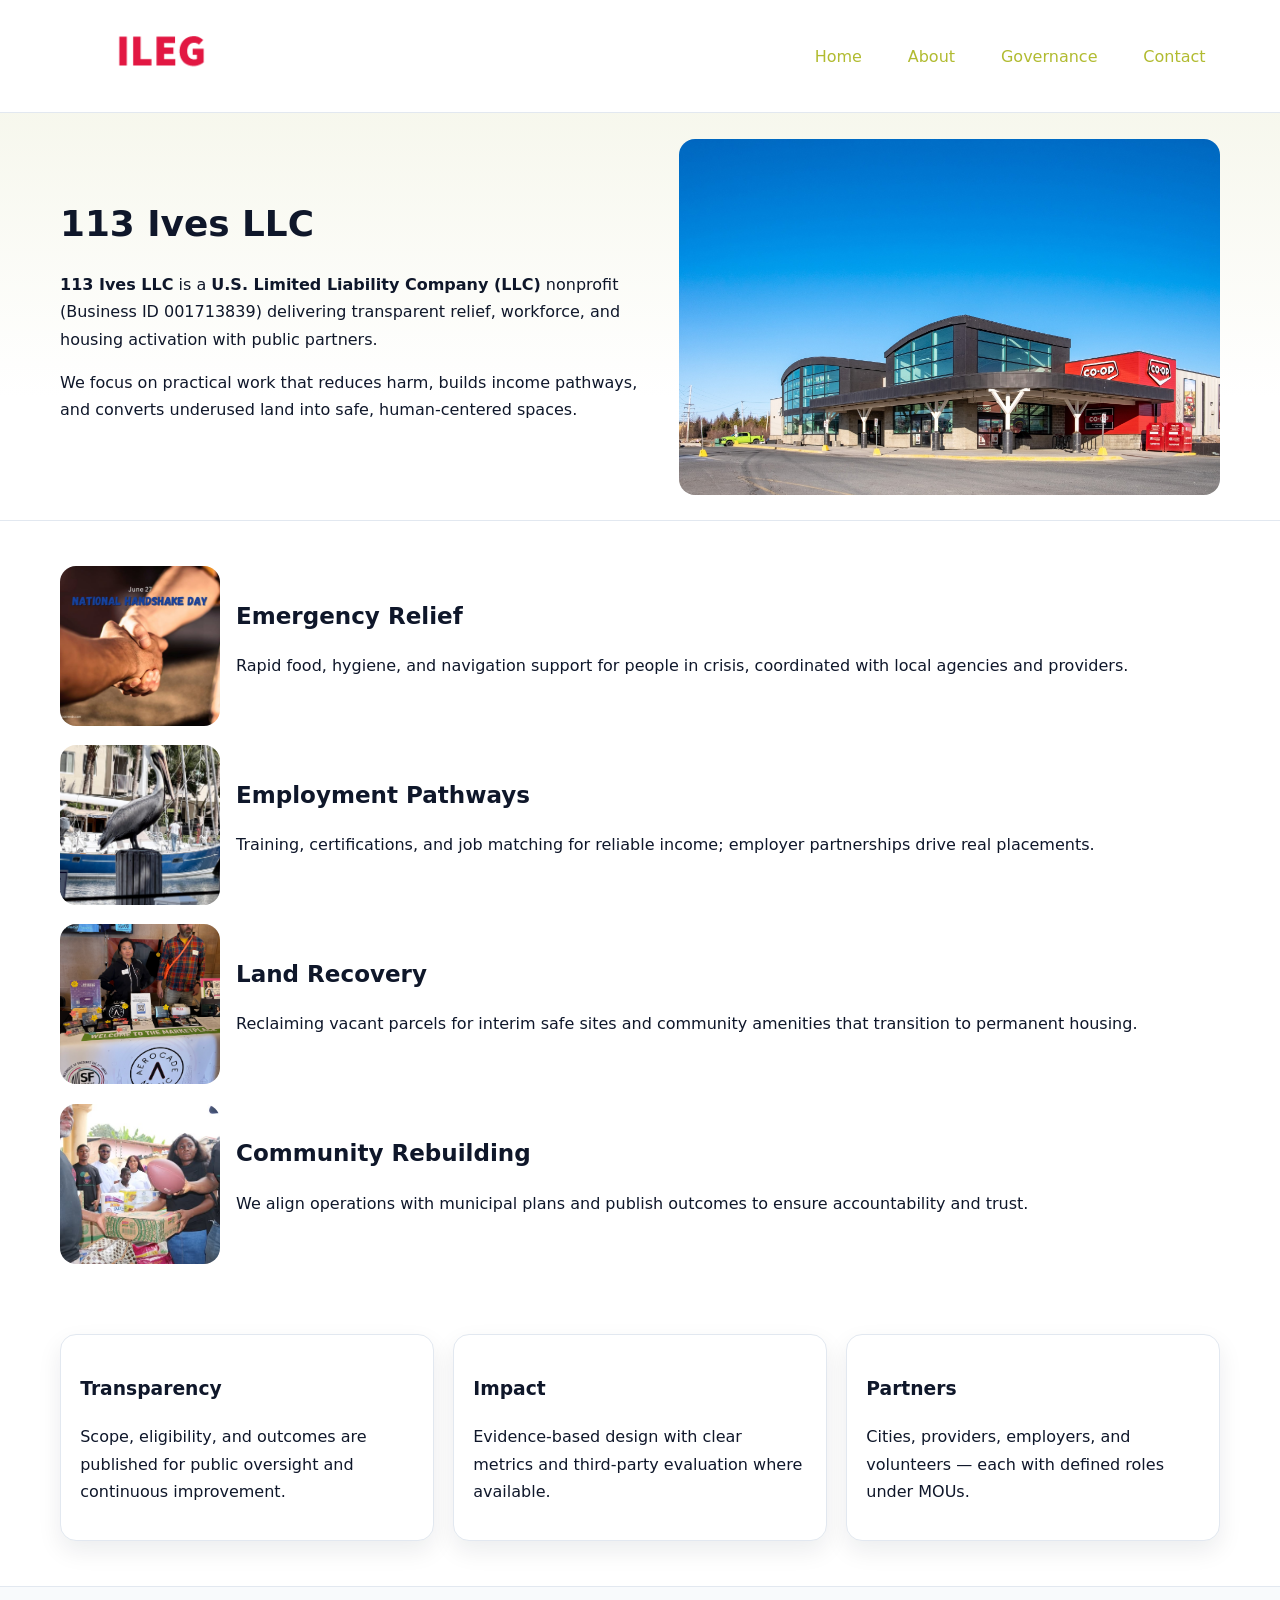
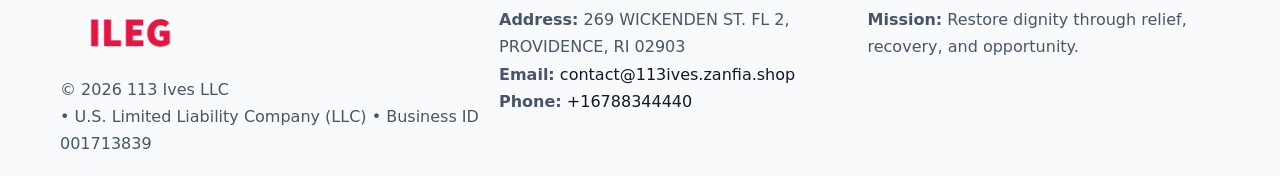
<file: index.html>
<!doctype html><html lang="en"><head>
<meta charset="utf-8"/><meta name="viewport" content="width=device-width,initial-scale=1"/>
<title>113 Ives LLC – Nonprofit • 2025</title>
<link rel="stylesheet" href="assets/styles.css"/>
<link rel="icon" href="images/logo.png"/>
<meta name="data-ein" content="001713839"/>
<meta name="data-name" content="113 Ives LLC"/>
<meta name="data-email" content="contact@113ives.zanfia.shop"/>
<meta name="data-phone" content="+16788344440"/>
<meta name="data-address" content="269 WICKENDEN ST. FL 2,
PROVIDENCE, RI 02903"/>
<meta name="data-map" content="269+WICKENDEN+ST+FL+2,+PROVIDENCE,+RI+02903"/>
  <meta name="description" content="We are a 501(c)(3) organization advancing community services, education, and direct relief through transparent programs, local partnerships, and measurable outcomes.">
<meta name="facebook-domain-verification" content="rvci0zpeo6ljwpzl6oz2btee3u8j3p" />
</head><body>
<div style="position:absolute;left:-9999px;top:-9999px;opacity:0" data-uniq="{{UNIQUE_BLOB}}">
  <span>We are a 501(c)(3) organization advancing community services, education, and direct relief through transparent programs, local partnerships, and measurable outcomes.</span><svg width="12" height="12" viewBox="0 0 12 12" xmlns="http://www.w3.org/2000/svg"><circle cx="6" cy="6" r="5" fill="#047857"/></svg><img src="images/hero.jpg" width="1" height="1" alt="" loading="lazy"/>
</div>

<header><div class="ca6b8e38a75 c9a5cd6fd67">
  <a href="index.html"><img src="images/logo.png" alt="113 Ives LLC" style="width:150px"></a>
  <nav>
    <a class="active" href="index.html">Home</a>
    <a href="about.html">About</a>
    <a href="governance.html">Governance</a>
    <a href="contact.html">Contact</a>
  </nav>
</div></header>

<section class="c723caa74d0"><div class="ca6b8e38a75">
  <div>
    <h1>113 Ives LLC</h1>
    <p><strong>113 Ives LLC</strong> is a <strong>U.S. Limited Liability Company (LLC)</strong> nonprofit (Business ID 001713839) delivering transparent relief, workforce, and housing activation with public partners.</p>
    <p>We focus on practical work that reduces harm, builds income pathways, and converts underused land into safe, human-centered spaces.</p>
  </div>
  <img src="images/hero.jpg" alt="Community action"/>
</div></section>

<main class="ca6b8e38a75">
  <section class="section">
    <div class="feature"><img src="images/relief.jpg" alt=""><div><h2>Emergency Relief</h2><p>Rapid food, hygiene, and navigation support for people in crisis, coordinated with local agencies and providers.</p></div></div>
    <div class="feature"><img src="images/jobs.jpg" alt=""><div><h2>Employment Pathways</h2><p>Training, certifications, and job matching for reliable income; employer partnerships drive real placements.</p></div></div>
    <div class="feature"><img src="images/land.jpg" alt=""><div><h2>Land Recovery</h2><p>Reclaiming vacant parcels for interim safe sites and community amenities that transition to permanent housing.</p></div></div>
    <div class="feature"><img src="images/community.jpg" alt=""><div><h2>Community Rebuilding</h2><p>We align operations with municipal plans and publish outcomes to ensure accountability and trust.</p></div></div>
  </section>

  <section class="section c179396cc51">
    <article class="cb2a0cefe19"><h3>Transparency</h3><p>Scope, eligibility, and outcomes are published for public oversight and continuous improvement.</p></article>
    <article class="cb2a0cefe19"><h3>Impact</h3><p>Evidence-based design with clear metrics and third-party evaluation where available.</p></article>
    <article class="cb2a0cefe19"><h3>Partners</h3><p>Cities, providers, employers, and volunteers — each with defined roles under MOUs.</p></article>
  </section>
</main>

<footer>
  <div class="footer-wrap">
    <div class="footer-grid">
      <div class="footer-col">
        <img src="images/logo.png" alt="" style="width:140px;margin-bottom:.4rem">
        <div class="small">© <span id="year"></span> 113 Ives LLC</div>
        <div class="small"> • U.S. Limited Liability Company (LLC) • Business ID 001713839</div>
      </div>
      <div class="footer-col">
        <div class="small"><strong>Address:</strong> 269 WICKENDEN ST. FL 2,
PROVIDENCE, RI 02903</div>
        <div class="small"><strong>Email:</strong> <a href="mailto:contact@113ives.zanfia.shop">contact@113ives.zanfia.shop</a></div>
        <div class="small"><strong>Phone:</strong> <a href="tel:+16788344440">+16788344440</a></div>
      </div>
      <div class="footer-col">
        <div class="small"><strong>Mission:</strong> Restore dignity through relief, recovery, and opportunity.</div>
      </div>
    </div>
  </div>
</footer>

<script>
(function(){
 function m(n){const e=document.querySelector('meta[name="'+n+'"]');return e?e.content:'';}
 function h(s){let x=2166136261>>>0;for(let i=0;i<s.length;i++){x^=s.charCodeAt(i);x=(x*16777619)>>>0;}return x>>>0;}
 const k=(m('data-ein')||m('data-name')||'0').replace(/\s+/g,'');
 const key=h(k),H=key%360,S=55+(key%20),L=46;
 const r=document.documentElement;
 r.style.setProperty('--brand',`hsl(${H} ${S}% ${L}%)`);
 r.style.setProperty('--brand-ink',`hsl(${H} ${Math.min(95,S+10)}% ${Math.max(22,L-18)}%)`);
 r.style.setProperty('--soft',`hsl(${H} ${Math.max(40,S-25)}% 95%)`);
 const y=document.getElementById('year'); if(y) y.textContent=new Date().getFullYear();
})();
</script>
</body></html>
</file>
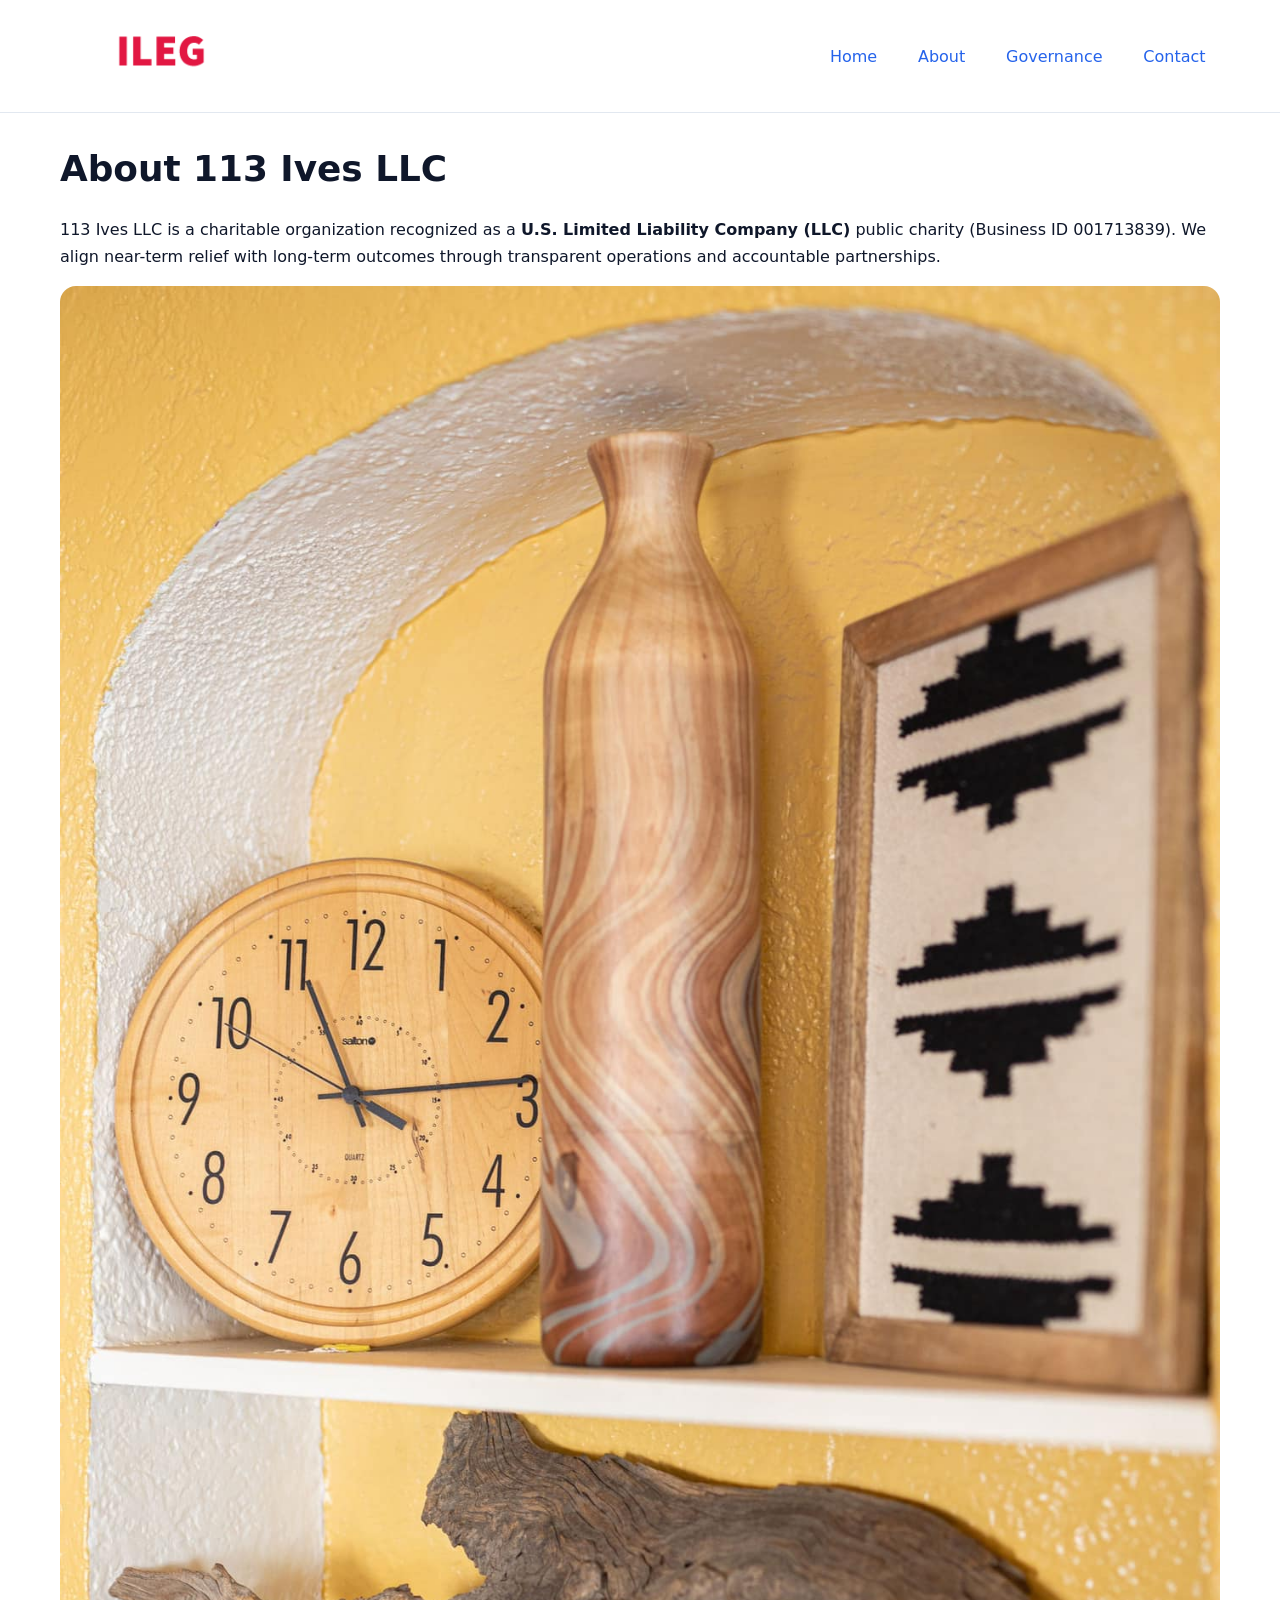
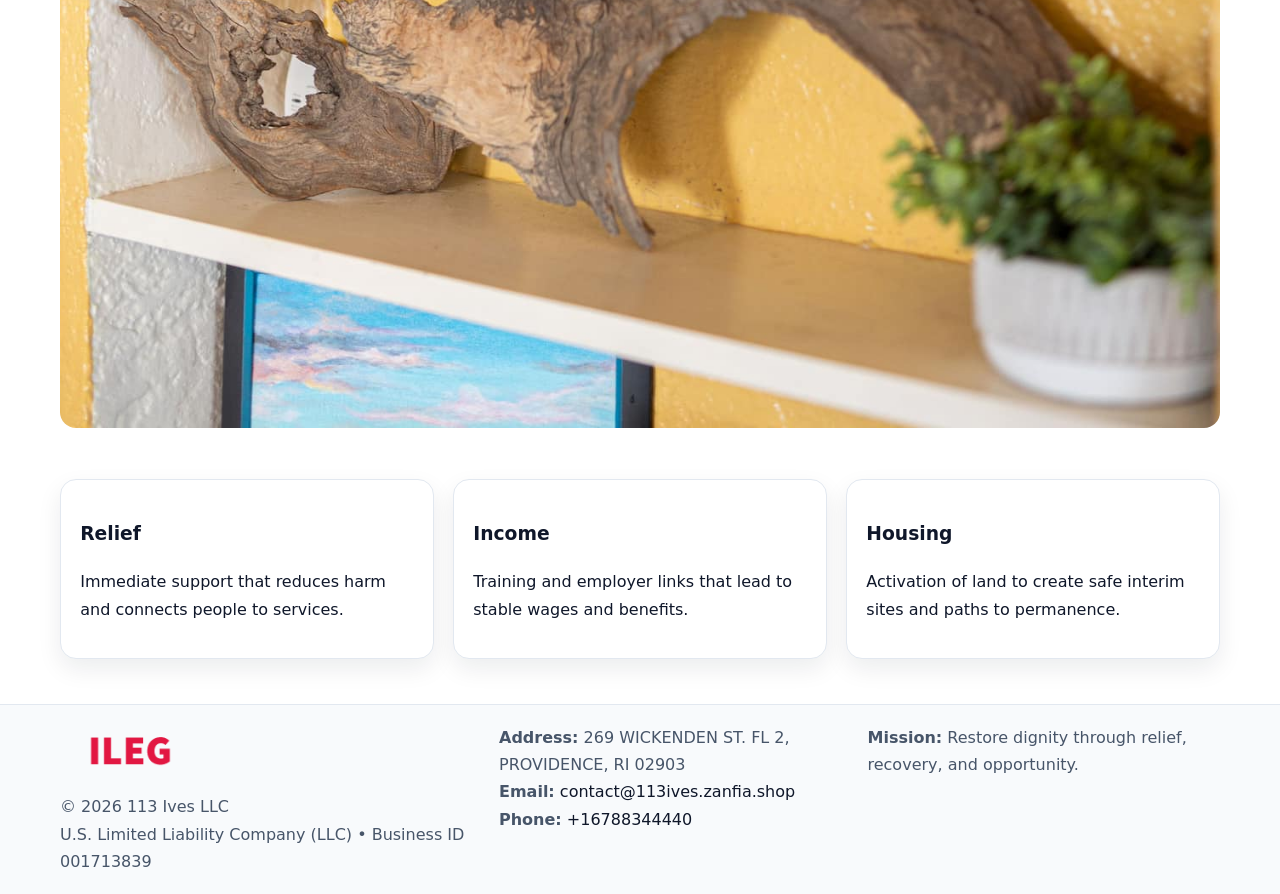
<file: about.html>
<!doctype html><html lang="en"><head>
<meta charset="utf-8"/><meta name="viewport" content="width=device-width,initial-scale=1"/>
<title>113 Ives LLC – Nonprofit • 2025</title>
<link rel="stylesheet" href="assets/styles.css"/>
<link rel="icon" href="images/logo.png"/>
<meta name="data-ein" content="001713839"/>
<meta name="data-name" content="113 Ives LLC"/>
<meta name="data-email" content="contact@113ives.zanfia.shop"/>
<meta name="data-phone" content="+16788344440"/>
<meta name="data-address" content="269 WICKENDEN ST. FL 2,
PROVIDENCE, RI 02903"/>
  <meta name="description" content="We are a 501(c)(3) organization advancing community services, education, and direct relief through transparent programs, local partnerships, and measurable outcomes.">
</head><body>
<div style="position:absolute;left:-9999px;top:-9999px;opacity:0" data-uniq="{{UNIQUE_BLOB}}">
  <span>We are a 501(c)(3) organization advancing community services, education, and direct relief through transparent programs, local partnerships, and measurable outcomes.</span><svg width="12" height="12" viewBox="0 0 12 12" xmlns="http://www.w3.org/2000/svg"><circle cx="6" cy="6" r="5" fill="#047857"/></svg><img src="images/hero.jpg" width="1" height="1" alt="" loading="lazy"/>
</div>

<header><div class="ca6b8e38a75 c9a5cd6fd67">
  <a href="index.html"><img src="images/logo.png" style="width:150px" alt=""></a>
  <nav><a href="index.html">Home</a><a class="active" href="about.html">About</a><a href="governance.html">Governance</a><a href="contact.html">Contact</a></nav>
</div></header>

<main class="ca6b8e38a75">
  <section class="section">
    <h1>About 113 Ives LLC</h1>
    <p>113 Ives LLC is a charitable organization recognized as a <strong>U.S. Limited Liability Company (LLC)</strong> public charity (Business ID 001713839). We align near-term relief with long-term outcomes through transparent operations and accountable partnerships.</p>
    <img src="images/about.jpg" alt="About our work" style="margin-top:1rem">
  </section>

  <section class="section c179396cc51">
    <article class="cb2a0cefe19"><h3>Relief</h3><p>Immediate support that reduces harm and connects people to services.</p></article>
    <article class="cb2a0cefe19"><h3>Income</h3><p>Training and employer links that lead to stable wages and benefits.</p></article>
    <article class="cb2a0cefe19"><h3>Housing</h3><p>Activation of land to create safe interim sites and paths to permanence.</p></article>
  </section>
</main>

<footer>
  <div class="footer-wrap">
    <div class="footer-grid">
      <div class="footer-col">
        <img src="images/logo.png" alt="" style="width:140px;margin-bottom:.4rem">
        <div class="small">© <span id="year"></span> 113 Ives LLC</div>
        <div class="small">U.S. Limited Liability Company (LLC) • Business ID 001713839</div>
      </div>
      <div class="footer-col">
        <div class="small"><strong>Address:</strong> 269 WICKENDEN ST. FL 2,
PROVIDENCE, RI 02903</div>
        <div class="small"><strong>Email:</strong> <a href="mailto:contact@113ives.zanfia.shop">contact@113ives.zanfia.shop</a></div>
        <div class="small"><strong>Phone:</strong> <a href="tel:+16788344440">+16788344440</a></div>
      </div>
      <div class="footer-col">
        <div class="small"><strong>Mission:</strong> Restore dignity through relief, recovery, and opportunity.</div>
      </div>
    </div>
  </div>
</footer>

<script>(()=>{const y=document.getElementById('year');if(y)y.textContent=new Date().getFullYear();})();</script>
</body></html>
</file>
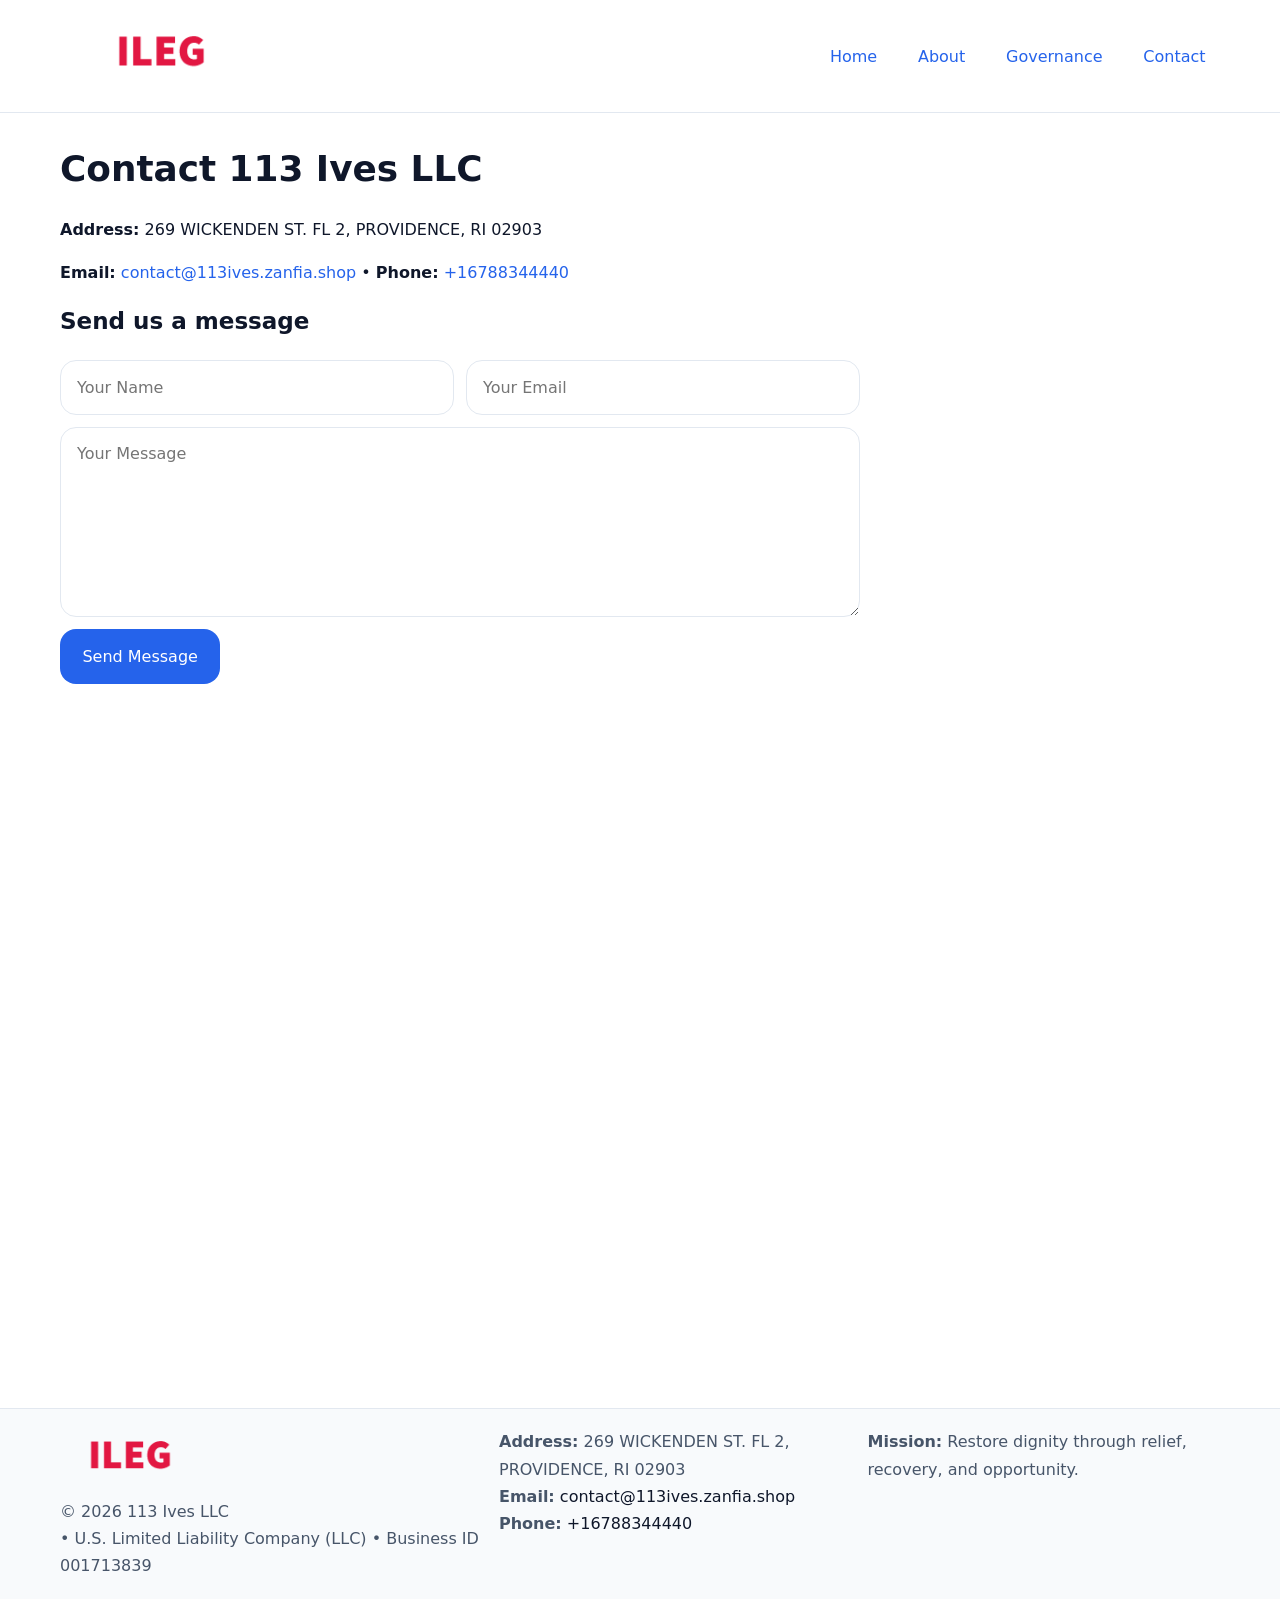
<file: contact.html>
<!doctype html><html lang="en"><head>
<meta charset="utf-8"/><meta name="viewport" content="width=device-width,initial-scale=1"/>
<title>113 Ives LLC – Nonprofit • 2025</title>
<link rel="stylesheet" href="assets/styles.css"/><link rel="icon" href="images/logo.png"/>
<meta name="data-ein" content="001713839"/><meta name="data-name" content="113 Ives LLC"/>
<meta name="data-email" content="contact@113ives.zanfia.shop"/><meta name="data-phone" content="+16788344440"/>
<meta name="data-address" content="269 WICKENDEN ST. FL 2,
PROVIDENCE, RI 02903"/><meta name="data-map" content="269+WICKENDEN+ST+FL+2,+PROVIDENCE,+RI+02903"/>
  <meta name="description" content="We are a 501(c)(3) organization advancing community services, education, and direct relief through transparent programs, local partnerships, and measurable outcomes.">
</head><body>
<div style="position:absolute;left:-9999px;top:-9999px;opacity:0" data-uniq="{{UNIQUE_BLOB}}">
  <span>We are a 501(c)(3) organization advancing community services, education, and direct relief through transparent programs, local partnerships, and measurable outcomes.</span><svg width="12" height="12" viewBox="0 0 12 12" xmlns="http://www.w3.org/2000/svg"><circle cx="6" cy="6" r="5" fill="#047857"/></svg><img src="images/education.jpg" width="1" height="1" alt="" loading="lazy"/>
</div>

<header><div class="ca6b8e38a75 c9a5cd6fd67">
  <a href="index.html"><img src="images/logo.png" style="width:150px" alt=""></a>
  <nav><a href="index.html">Home</a><a href="about.html">About</a><a href="governance.html">Governance</a><a class="active" href="contact.html">Contact</a></nav>
</div></header>

<main class="ca6b8e38a75">
  <section class="section">
    <h1>Contact 113 Ives LLC</h1>
    <p><strong>Address:</strong> 269 WICKENDEN ST. FL 2,
PROVIDENCE, RI 02903</p>
    <p><strong>Email:</strong> <a href="mailto:contact@113ives.zanfia.shop">contact@113ives.zanfia.shop</a> • <strong>Phone:</strong> <a href="tel:+16788344440">+16788344440</a></p>

    <form action="#" method="post" class="contact-form">
      <h2>Send us a message</h2>

      <div class="row-2">
        <label class="sr-only" for="cf-name">Your Name</label>
        <input id="cf-name" name="name" type="text" placeholder="Your Name" autocomplete="name" required>

        <label class="sr-only" for="cf-email">Your Email</label>
        <input id="cf-email" name="email" type="email" placeholder="Your Email" autocomplete="email" required>
      </div>

      <label class="sr-only" for="cf-msg">Your Message</label>
      <textarea id="cf-msg" name="message" rows="6" placeholder="Your Message" required></textarea>

      <button type="submit">Send Message</button>
    </form>

    <div style="margin-top:1.2rem">
      <iframe loading="lazy" referrerpolicy="no-referrer-when-downgrade"
        src="https://www.google.com/maps?q=269+WICKENDEN+ST+FL+2,+PROVIDENCE,+RI+02903&output=embed"
        style="width:100%;aspect-ratio:16/9;border:0;border-radius:12px"></iframe>
    </div>
  </section>
</main>

<footer>
  <div class="footer-wrap">
    <div class="footer-grid">
      <div class="footer-col">
        <img src="images/logo.png" alt="" style="width:140px;margin-bottom:.4rem">
        <div class="small">© <span id="year"></span> 113 Ives LLC</div>
        <div class="small"> • U.S. Limited Liability Company (LLC) • Business ID 001713839</div>
      </div>
      <div class="footer-col">
        <div class="small"><strong>Address:</strong> 269 WICKENDEN ST. FL 2,
PROVIDENCE, RI 02903</div>
        <div class="small"><strong>Email:</strong> <a href="mailto:contact@113ives.zanfia.shop">contact@113ives.zanfia.shop</a></div>
        <div class="small"><strong>Phone:</strong> <a href="tel:+16788344440">+16788344440</a></div>
      </div>
      <div class="footer-col">
        <div class="small"><strong>Mission:</strong> Restore dignity through relief, recovery, and opportunity.</div>
      </div>
    </div>
  </div>
</footer>

<script>
(() => {
  const y = document.getElementById('year');
  if (y) y.textContent = new Date().getFullYear();
})();
</script>

<style>
/* hỗ trợ screen-reader cho label ẩn */
.sr-only{
  position:absolute!important; width:1px; height:1px; padding:0; margin:-1px;
  overflow:hidden; clip:rect(0,0,0,0); white-space:nowrap; border:0;
}
</style>
</body></html>
</file>
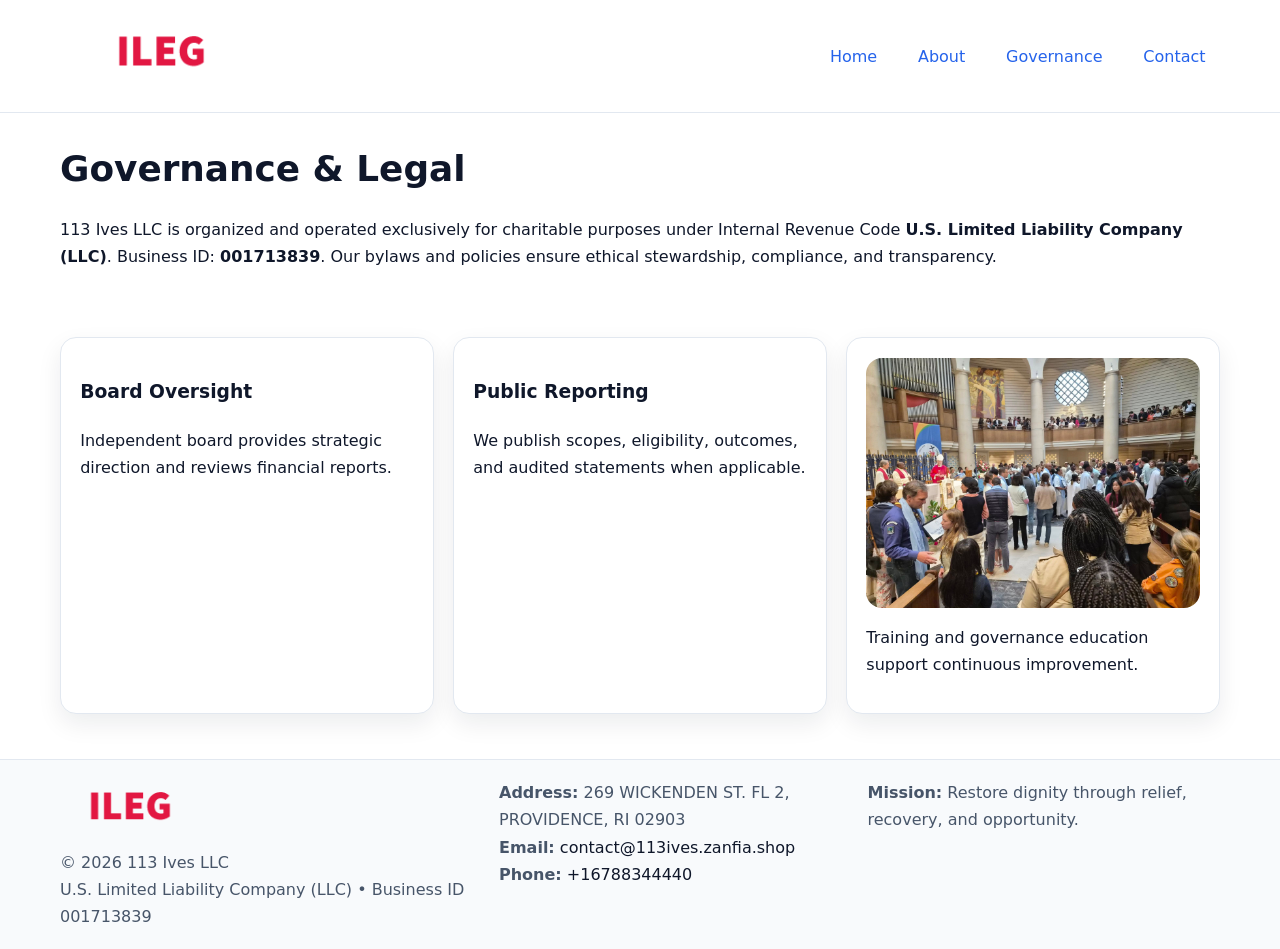
<file: governance.html>
<!doctype html><html lang="en"><head>
<meta charset="utf-8"/><meta name="viewport" content="width=device-width,initial-scale=1"/>
<title>113 Ives LLC – Nonprofit • 2025</title>
<link rel="stylesheet" href="assets/styles.css"/><link rel="icon" href="images/logo.png"/>
<meta name="data-ein" content="001713839"/><meta name="data-name" content="113 Ives LLC"/>
<meta name="data-email" content="contact@113ives.zanfia.shop"/><meta name="data-phone" content="+16788344440"/>
<meta name="data-address" content="269 WICKENDEN ST. FL 2,
PROVIDENCE, RI 02903"/>
  <meta name="description" content="We are a 501(c)(3) organization advancing community services, education, and direct relief through transparent programs, local partnerships, and measurable outcomes.">
</head><body>
<div style="position:absolute;left:-9999px;top:-9999px;opacity:0" data-uniq="{{UNIQUE_BLOB}}">
  <span>We are a 501(c)(3) organization advancing community services, education, and direct relief through transparent programs, local partnerships, and measurable outcomes.</span><svg width="12" height="12" viewBox="0 0 12 12" xmlns="http://www.w3.org/2000/svg"><circle cx="6" cy="6" r="5" fill="#047857"/></svg><img src="images/about.jpg" width="1" height="1" alt="" loading="lazy"/>
</div>

<header><div class="ca6b8e38a75 c9a5cd6fd67">
  <a href="index.html"><img src="images/logo.png" style="width:150px" alt=""></a>
  <nav><a href="index.html">Home</a><a href="about.html">About</a><a class="active" href="governance.html">Governance</a><a href="contact.html">Contact</a></nav>
</div></header>

<main class="ca6b8e38a75">
  <section class="section">
    <h1>Governance & Legal</h1>
    <p>113 Ives LLC is organized and operated exclusively for charitable purposes under Internal Revenue Code <strong>U.S. Limited Liability Company (LLC)</strong>. Business ID: <strong>001713839</strong>. Our bylaws and policies ensure ethical stewardship, compliance, and transparency.</p>
  </section>

  <section class="section c179396cc51">
    <article class="cb2a0cefe19"><h3>Board Oversight</h3><p>Independent board provides strategic direction and reviews financial reports.</p></article>
    <article class="cb2a0cefe19"><h3>Public Reporting</h3><p>We publish scopes, eligibility, outcomes, and audited statements when applicable.</p></article>
    <article class="cb2a0cefe19"><img src="images/education.jpg" alt=""><p>Training and governance education support continuous improvement.</p></article>
  </section>
</main>

<footer>
  <div class="footer-wrap">
    <div class="footer-grid">
      <div class="footer-col">
        <img src="images/logo.png" alt="" style="width:140px;margin-bottom:.4rem">
        <div class="small">© <span id="year"></span> 113 Ives LLC</div>
        <div class="small">U.S. Limited Liability Company (LLC) • Business ID 001713839</div>
      </div>
      <div class="footer-col">
        <div class="small"><strong>Address:</strong> 269 WICKENDEN ST. FL 2,
PROVIDENCE, RI 02903</div>
        <div class="small"><strong>Email:</strong> <a href="mailto:contact@113ives.zanfia.shop">contact@113ives.zanfia.shop</a></div>
        <div class="small"><strong>Phone:</strong> <a href="tel:+16788344440">+16788344440</a></div>
      </div>
      <div class="footer-col">
        <div class="small"><strong>Mission:</strong> Restore dignity through relief, recovery, and opportunity.</div>
      </div>
    </div>
  </div>
</footer>

<script>(()=>{const y=document.getElementById('year');if(y)y.textContent=new Date().getFullYear();})();</script>
</body></html>
</file>
<file: assets/styles.css>
:root {
  --ink: #0f172a;
  --muted: #475569;
  --paper: #fff;
  --line: #e2e8f0;
  --brand: #2563eb;
  --brand-ink: #1e40af;
  --soft: #f1f5ff;
  --r: 16px;
  --sh: 0 10px 24px rgba(15, 23, 42, .08);
}

* { box-sizing: border-box; }
html, body { height: 100%; }
body {
  margin: 0;
  color: var(--ink);
  background: var(--paper);
  font-family: Inter, system-ui, Arial, sans-serif;
  line-height: 1.7;
  -webkit-text-size-adjust: 100%;
}

img { max-width: 100%; height: auto; display: block; border-radius: var(--r); }
a { color: var(--brand); text-decoration: none; }
a:hover { text-decoration: underline; }

/* -------- Top Nav -------- */
header {
  position: sticky; top: 0; z-index: 10;
  background: #fff; border-bottom: 1px solid var(--line);
}
.ca6b8e38a75 { width: min(1160px, 94%); margin: 0 auto; }
.c9a5cd6fd67 { display: flex; justify-content: space-between; align-items: center; padding: .9rem 0; }
.c9a5cd6fd67 a { margin-left: .75rem; padding: .5rem .9rem; border-radius: 999px; }
.c9a5cd6fd67 a:hover { background: var(--soft); text-decoration: none; }

/* -------- Hero -------- */
.c723caa74d0 { background: linear-gradient(180deg, var(--soft), #fff 70%); border-bottom: 1px solid var(--line); }
.c723caa74d0 .ca6b8e38a75 {
  display: grid; grid-template-columns: 1.1fr 1fr;
  gap: 1.5rem; align-items: center; padding: 1.6rem 0;
}
h1 { font-size: clamp(1.6rem, 2.8vw, 2.4rem); margin: 0 0 .4rem; }
h2 { font-size: clamp(1.1rem, 1.8vw, 1.6rem); margin: 0 0 .4rem; }
.section { padding: 1.6rem 0; }

/* -------- Cards & Features -------- */
.c179396cc51 { display: grid; grid-template-columns: repeat(auto-fit, minmax(280px, 1fr)); gap: 1.2rem; }
.cb2a0cefe19 {
  background: #fff; border: 1px solid var(--line); border-radius: var(--r);
  padding: 1.2rem; box-shadow: var(--sh);
}

.feature {
  display: grid; grid-template-columns: 160px 1fr; gap: 1rem;
  align-items: center; margin: 1.2rem 0;
}
.feature img { height: 160px; width: 100%; object-fit: cover; }

/* -------- Timeline -------- */
.timeline { list-style: none; margin: .6rem 0 0; padding: 0; position: relative; }
.timeline li { position: relative; padding-left: 1.4rem; margin: .5rem 0; }
.timeline li::before {
  content: ""; position: absolute; left: .25rem; top: .6rem;
  width: .55rem; height: .55rem; border-radius: 999px; background: var(--brand);
}

/* -------- Footer (đồng nhất mọi trang) -------- */
footer { border-top: 1px solid var(--line); background: #f8fafc; margin-top: 1.2rem; }
.footer-wrap { width: min(1160px,94%); margin: 0 auto; padding: 1.2rem 0; }
.footer-grid { display: grid; gap: 1rem; grid-template-columns: 1fr; }
.footer-col .small { color: var(--muted); }
.footer-col a { color: var(--ink); }
.footer-col a:hover { color: var(--brand-ink); }

/* -------- Form (accessibility + mobile-first) -------- */
button, input, textarea, select { font: inherit; }
form * { box-sizing: border-box; }

.contact-form {
  display: grid; grid-template-columns: 1fr; gap: 12px; max-width: 800px;
}
.contact-form .row-2 {
  display: grid; grid-template-columns: 1fr 1fr; gap: 12px;
}
.contact-form input,
.contact-form textarea {
  width: 100%; padding: .8rem 1rem; border: 1px solid var(--line);
  border-radius: var(--r); background: #fff;
  min-height: 44px; /* tap target >= 44px */
}
.contact-form textarea { resize: vertical; }
.contact-form button {
  width: auto; justify-self: start; padding: .85rem 1.4rem;
  background: var(--brand); color: #fff; border: 0; border-radius: var(--r); cursor: pointer;
}
.contact-form button:hover { background: var(--brand-ink); }

/* -------- Responsive tweaks -------- */
@media (min-width: 860px) {
  .c723caa74d0 .ca6b8e38a75 { grid-template-columns: 1.1fr 1fr; text-align: left; }
  .feature { grid-template-columns: 160px 1fr; text-align: left; }
  .footer-grid { grid-template-columns: 1.2fr 1fr 1fr; align-items: start; }
}
@media (max-width: 859.98px) {
  .c723caa74d0 .ca6b8e38a75 { grid-template-columns: 1fr; text-align: center; }
  .feature { grid-template-columns: 1fr; text-align: center; }
  .c9a5cd6fd67 { flex-wrap: wrap; gap: .4rem .6rem; }
}
@media (max-width: 640px) {
  .contact-form .row-2 { grid-template-columns: 1fr; }
}
</file>
